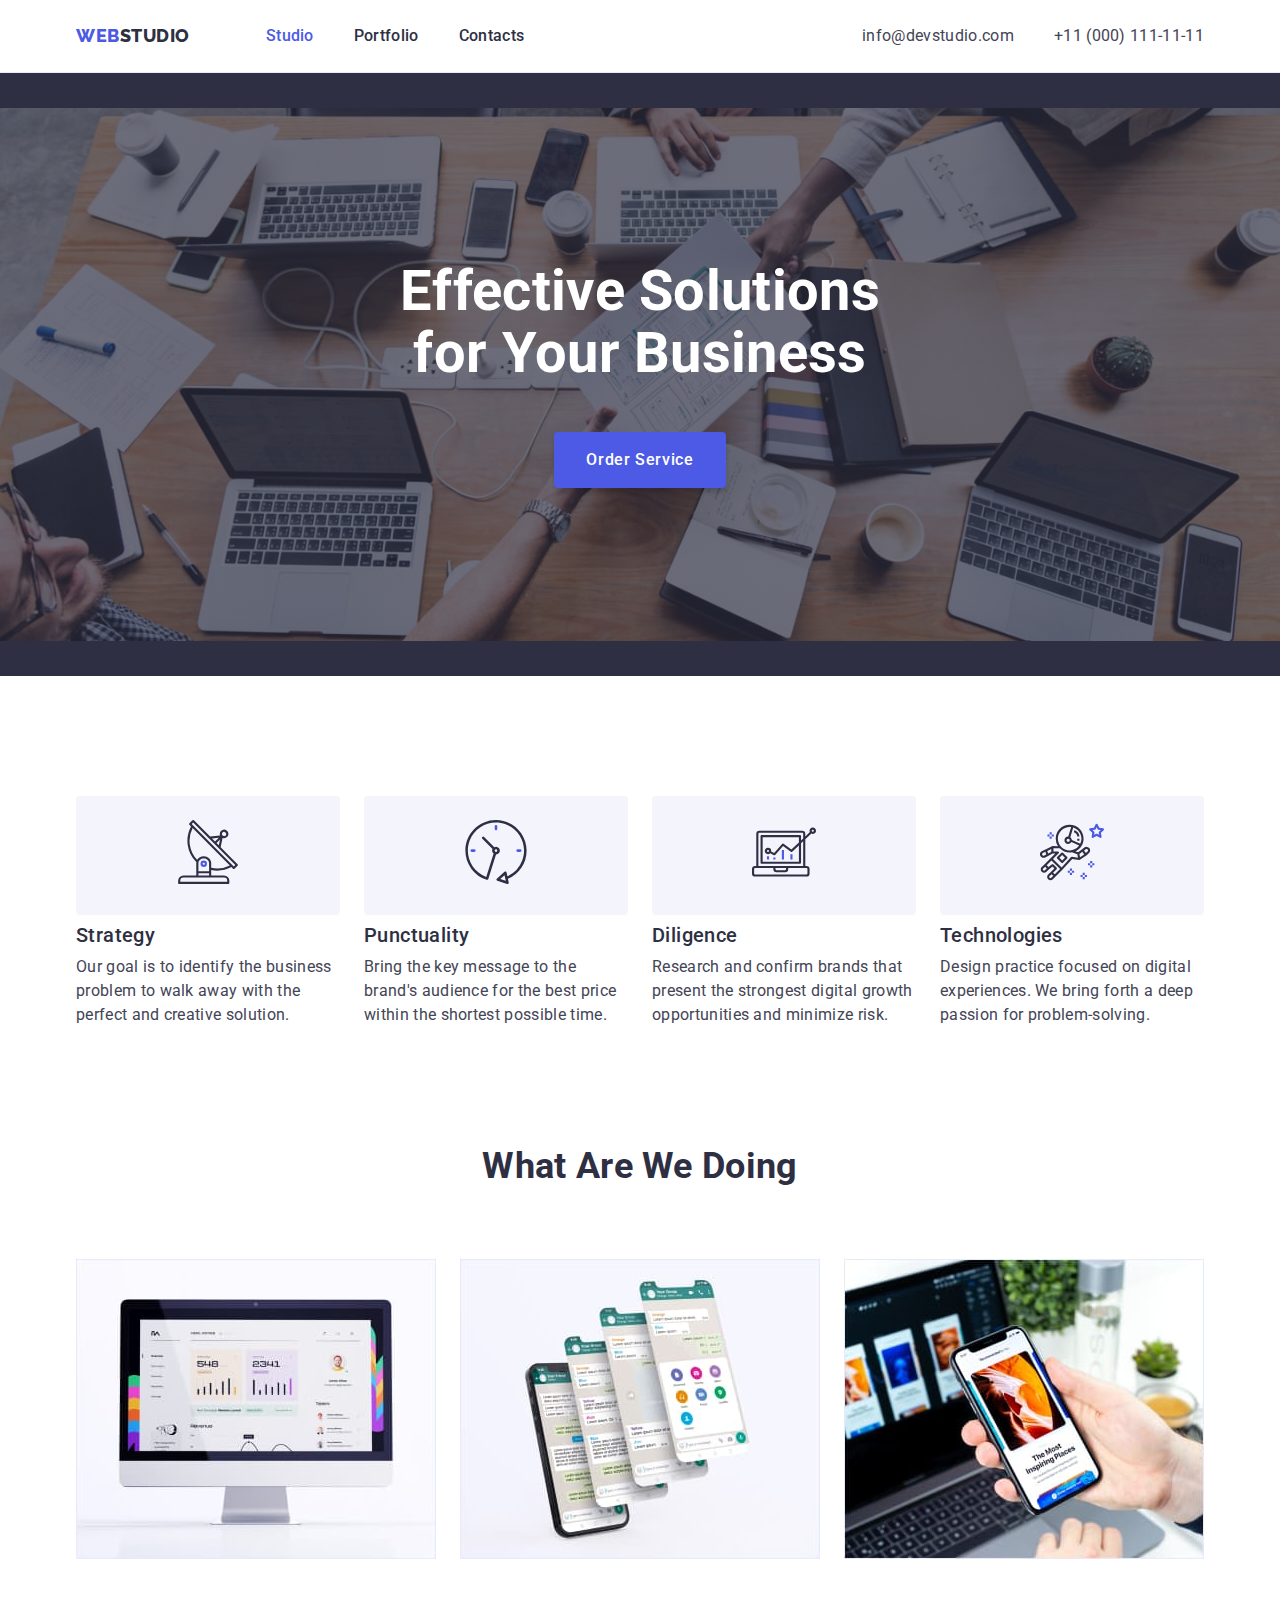
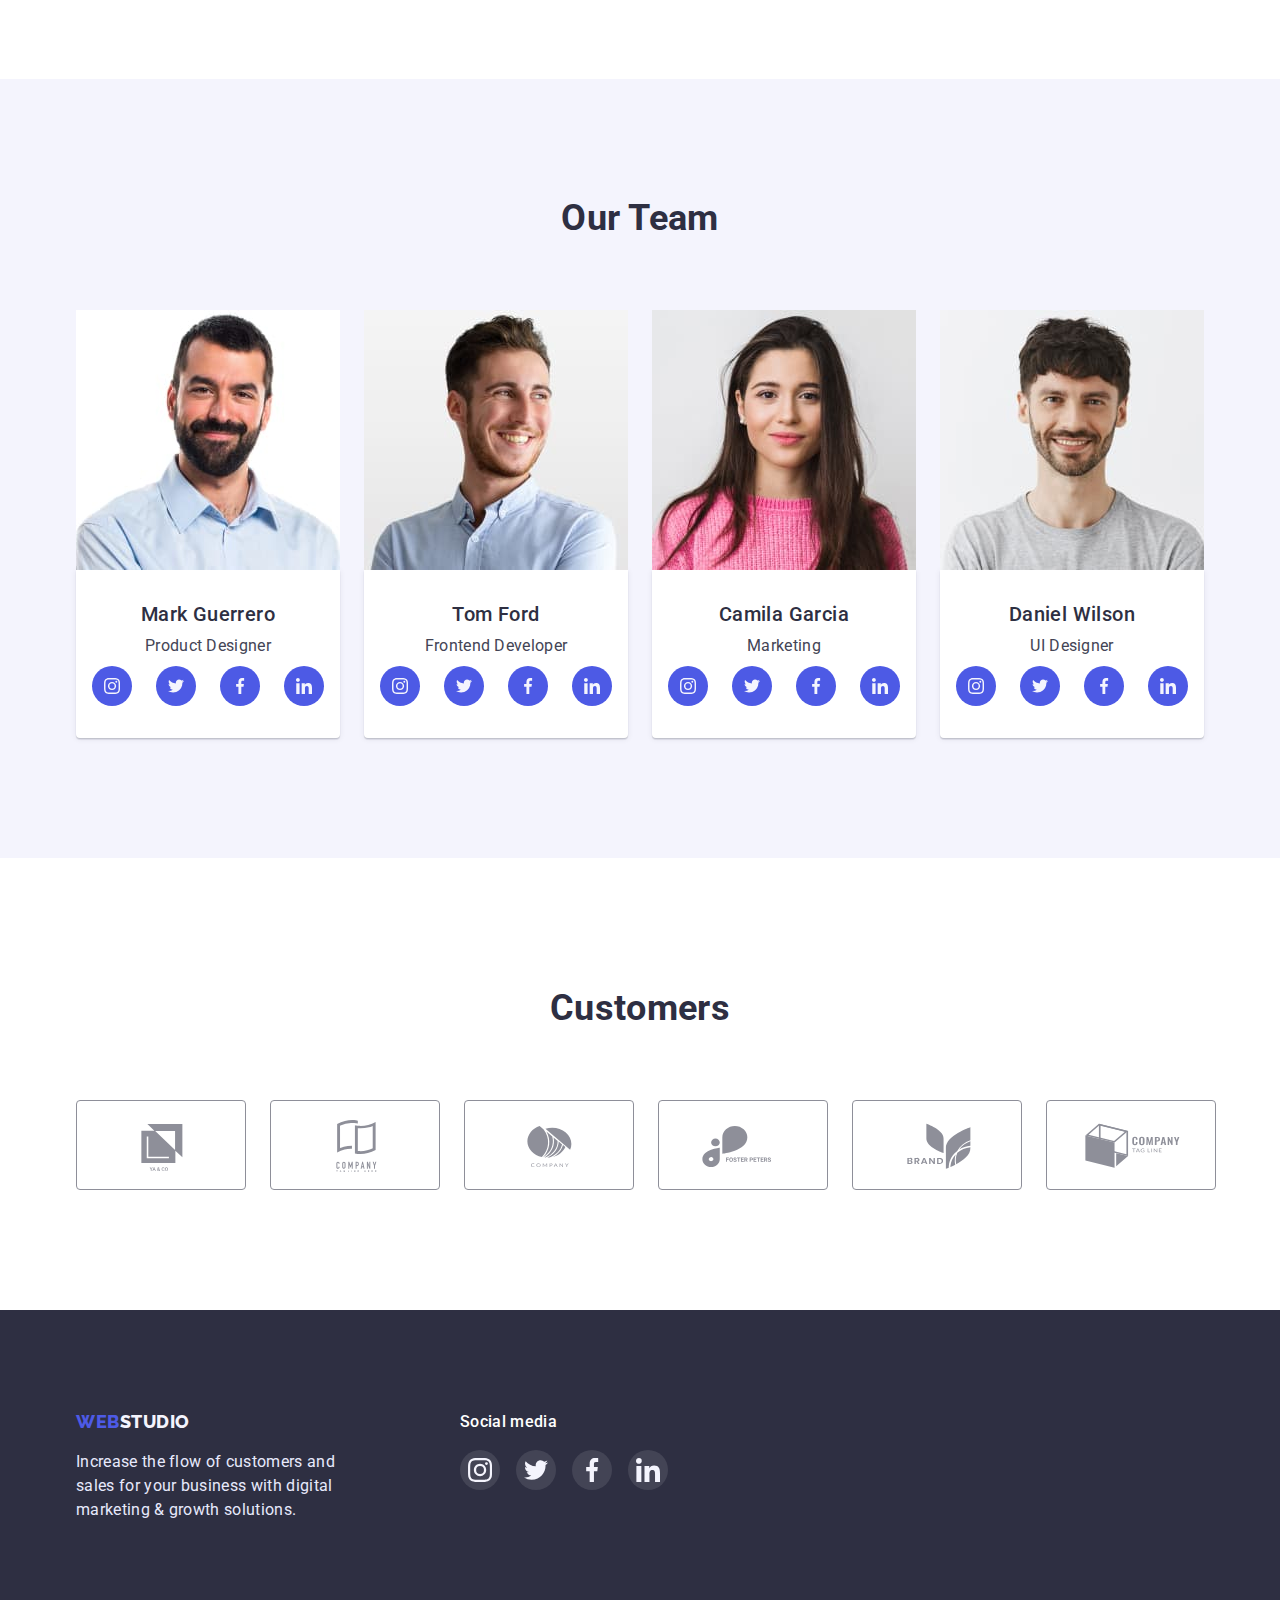
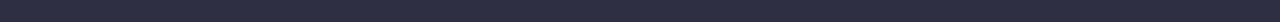
<file: index.html>
<!DOCTYPE html>
<html lang="en">
  <head>
    <meta charset="UTF-8" />
    <meta http-equiv="X-UA-Compatible" content="IE=edge" />
    <meta name="viewport" content="width=device-width, initial-scale=1.0" />
    <title>Студия</title>
    <!-- <link rel= "preconnect"> просит браузер заранее подключиться к домену, когда вы хотите ускорить установку соединения в будущем. -->

    <link rel="preconnect" href="https://fonts.googleapis.com" />
    <link rel="preconnect" href="https://fonts.gstatic.com" crossorigin />
    <link
      href="https://fonts.googleapis.com/css2?family=Raleway:wght@800&family=Roboto:wght@400;500;700&display=swap"
      rel="stylesheet"
    />
    <link
      rel="stylesheet"
      href="https://cdnjs.cloudflare.com/ajax/libs/modern-normalize/1.1.0/modern-normalize.min.css"
    />

    <link rel="stylesheet" href="./css/style.css" />
  </head>

  <body>
    <header class="header">
      <div class="conteiner header-flex">
        <a class="logo link" href="./index.html">
          <span class="accent">web</span>studio
        </a>

        <nav class="nav">
          <ul class="nav-list list">
            <li class="list-item">
              <a class="nav-link this-page link" href="./index.html">Studio</a>
            </li>
            <li class="list-item">
              <a class="nav-link link" href="./portfolio.html">Portfolio</a>
            </li>
            <li class="list-item">
              <a class="nav-link link" href="">Contacts</a>
            </li>
          </ul>
        </nav>

        <address class="contacts">
          <ul class="contacts-list list">
            <li class="list-item">
              <a class="contact-link link" href="mailto:info@devstudio.com"
                >info@devstudio.com</a
              >
            </li>
            <li class="list-item">
              <a class="contact-link link" href="tel:+110001111111"
                >+11 (000) 111-11-11</a
              >
            </li>
          </ul>
        </address>
      </div>
    </header>
    <main>
      <section class="hero">
        <div class="conteiner">
          <h1 class="hero-title">Effective Solutions<br />for Your Business</h1>
          <button class="hero-btn btn" type="button">Order Service</button>
        </div>
      </section>

      <section class="advantages section">
        <div class="conteiner">
          <h2 class="advantages-title" hidden>our advantages</h2>
          <ul class="advantages-list list">
            <li class="list-item">
              <div class="advantges-img">
                <svg width="64" height="64">
                  <use href="./images/svg-sprite.svg#antenna"></use>
                </svg>
              </div>
              <h3 class="advantages-subtitle subtitle-20">Strategy</h3>
              <p class="advantages-text">
                Our goal is to identify the business problem to walk away with
                the perfect and creative solution.
              </p>
            </li>
            <li class="list-item">
              <div class="advantges-img">
                <svg width="64" height="64">
                  <use href="./images/svg-sprite.svg#clock"></use>
                </svg>
              </div>
              <h3 class="advantages-subtitle subtitle-20">Punctuality</h3>
              <p class="advantages-text">
                Bring the key message to the brand's audience for the best price
                within the shortest possible time.
              </p>
            </li>
            <li class="list-item">
              <div class="advantges-img">
                <svg width="64" height="64">
                  <use href="./images/svg-sprite.svg#diagram"></use>
                </svg>
              </div>
              <h3 class="advantages-subtitle subtitle-20">Diligence</h3>
              <p class="advantages-text">
                Research and confirm brands that present the strongest digital
                growth opportunities and minimize risk.
              </p>
            </li>
            <li class="list-item">
              <div class="advantges-img">
                <svg width="64" height="64">
                  <use href="./images/svg-sprite.svg#astronaut"></use>
                </svg>
              </div>
              <h3 class="advantages-subtitle subtitle-20">Technologies</h3>
              <p class="advantages-text">
                Design practice focused on digital experiences. We bring forth a
                deep passion for problem-solving.
              </p>
            </li>
          </ul>
        </div>
      </section>

      <section class="work section">
        <div class="conteiner">
          <h2 class="work-title">what are we doing</h2>
          <ul class="work-list list">
            <li class="list-item">
              <img
                class="work-img"
                src="./images/service-1.jpg"
                alt="computer"
                width="360"
                height="300"
              />
            </li>
            <li class="list-item">
              <img
                class="work-img"
                src="./images/service-2.jpg"
                alt="chat"
                width="360"
                height="300"
              />
            </li>
            <li class="list-item">
              <img
                class="work-img"
                src="./images/service-3.jpg"
                alt="phone"
                width="360"
                height="300"
              />
            </li>
          </ul>
        </div>
      </section>

      <section class="team section">
        <div class="conteiner">
          <h2 class="team-title">Our Team</h2>
          <ul class="team-cards list">
            <li class="team-card">
              <img
                class="team-img"
                src="./images/product-designer.jpg"
                alt="Product Designer"
                width="264"
                height="260"
              />
              <div class="card-wrapper">
                <h3 class="team-subtitle subtitle-20">Mark Guerrero</h3>
                <p class="team-text">Product Designer</p>
                <ul class="socials-list list">
                  <li class="list-item">
                    <a class="socials-link link" href="">
                      <svg class="icon" width="16" height="16">
                        <use href="./images/svg-sprite.svg#instagram"></use>
                      </svg>
                    </a>
                  </li>
                  <li class="list-item">
                    <a class="socials-link link" href="">
                      <svg class="icon" width="16" height="16">
                        <use href="./images/svg-sprite.svg#twitter"></use>
                      </svg>
                    </a>
                  </li>
                  <li class="list-item">
                    <a class="socials-link link" href="">
                      <svg class="icon" width="16" height="16">
                        <use href="./images/svg-sprite.svg#facebook"></use>
                      </svg>
                    </a>
                  </li>
                  <li class="list-item">
                    <a class="socials-link link" href="">
                      <svg class="icon" width="16" height="16">
                        <use href="./images/svg-sprite.svg#linkedin"></use>
                      </svg>
                    </a>
                  </li>
                </ul>
              </div>
            </li>
            <li class="team-card">
              <img
                class="team-img"
                src="./images/frontend-developer.jpg"
                alt="Frontend Developer"
                width="264"
                height="260"
              />
              <div class="card-wrapper">
                <h3 class="team-subtitle subtitle-20">Tom Ford</h3>
                <p class="team-text">Frontend Developer</p>
                <ul class="socials-list list">
                  <li class="list-item">
                    <a class="socials-link link" href="">
                      <svg class="icon" width="16" height="16">
                        <use href="./images/svg-sprite.svg#instagram"></use>
                      </svg>
                    </a>
                  </li>
                  <li class="list-item">
                    <a class="socials-link link" href="">
                      <svg class="icon" width="16" height="16">
                        <use href="./images/svg-sprite.svg#twitter"></use>
                      </svg>
                    </a>
                  </li>
                  <li class="list-item">
                    <a class="socials-link link" href="">
                      <svg class="icon" width="16" height="16">
                        <use href="./images/svg-sprite.svg#facebook"></use>
                      </svg>
                    </a>
                  </li>
                  <li class="list-item">
                    <a class="socials-link link" href="">
                      <svg class="icon" width="16" height="16">
                        <use href="./images/svg-sprite.svg#linkedin"></use>
                      </svg>
                    </a>
                  </li>
                </ul>
              </div>
            </li>
            <li class="team-card">
              <img
                class="team-img"
                src="./images/marketing.jpg"
                alt="Marketing"
                width="264"
                height="260"
              />
              <div class="card-wrapper">
                <h3 class="team-subtitle subtitle-20">Camila Garcia</h3>
                <p class="team-text">Marketing</p>
                <ul class="socials-list list">
                  <li class="list-item">
                    <a class="socials-link link" href="">
                      <svg class="icon" width="16" height="16">
                        <use href="./images/svg-sprite.svg#instagram"></use>
                      </svg>
                    </a>
                  </li>
                  <li class="list-item">
                    <a class="socials-link link" href="">
                      <svg class="icon" width="16" height="16">
                        <use href="./images/svg-sprite.svg#twitter"></use>
                      </svg>
                    </a>
                  </li>
                  <li class="list-item">
                    <a class="socials-link link" href="">
                      <svg class="icon" width="16" height="16">
                        <use href="./images/svg-sprite.svg#facebook"></use>
                      </svg>
                    </a>
                  </li>
                  <li class="list-item">
                    <a class="socials-link link" href="">
                      <svg class="icon" width="16" height="16">
                        <use href="./images/svg-sprite.svg#linkedin"></use>
                      </svg>
                    </a>
                  </li>
                </ul>
              </div>
            </li>
            <li class="team-card">
              <img
                class="team-img"
                src="./images/ui-designer.jpg"
                alt="UI Designer"
                width="264"
                height="260"
              />
              <div class="card-wrapper">
                <h3 class="team-subtitle subtitle-20">Daniel Wilson</h3>
                <p class="team-text">UI Designer</p>
                <ul class="socials-list list">
                  <li class="list-item">
                    <a class="socials-link link" href="">
                      <svg class="icon" width="16" height="16">
                        <use href="./images/svg-sprite.svg#instagram"></use>
                      </svg>
                    </a>
                  </li>
                  <li class="list-item">
                    <a class="socials-link link" href="">
                      <svg class="icon" width="16" height="16">
                        <use href="./images/svg-sprite.svg#twitter"></use>
                      </svg>
                    </a>
                  </li>
                  <li class="list-item">
                    <a class="socials-link link" href="">
                      <svg class="icon" width="16" height="16">
                        <use href="./images/svg-sprite.svg#facebook"></use>
                      </svg>
                    </a>
                  </li>
                  <li class="list-item">
                    <a class="socials-link link" href="">
                      <svg class="icon" width="16" height="16">
                        <use href="./images/svg-sprite.svg#linkedin"></use>
                      </svg>
                    </a>
                  </li>
                </ul>
              </div>
            </li>
          </ul>
        </div>
      </section>

      <section class="customers section">
        <div class="conteiner">
          <h2 class="customers-title">Customers</h2>
          <ul class="customers-list list">
            <li class="list-item">
              <a href="" class="customers-link link">
                <svg class="client-icon" width="104" height="56">
                  <use href="./images/svg-sprite.svg#client-1"></use>
                </svg>
              </a>
            </li>
            <li class="list-item">
              <a href="" class="customers-link link">
                <svg class="client-icon" width="104" height="56">
                  <use href="./images/svg-sprite.svg#client-2"></use>
                </svg>
              </a>
            </li>
            <li class="list-item">
              <a href="" class="customers-link link">
                <svg class="client-icon" width="104" height="56">
                  <use href="./images/svg-sprite.svg#client-3"></use>
                </svg>
              </a>
            </li>
            <li class="list-item">
              <a href="" class="customers-link link">
                <svg class="client-icon" width="104" height="56">
                  <use href="./images/svg-sprite.svg#client-4"></use>
                </svg>
              </a>
            </li>
            <li class="list-item">
              <a href="" class="customers-link link">
                <svg class="client-icon" width="104" height="56">
                  <use href="./images/svg-sprite.svg#client-5"></use>
                </svg>
              </a>
            </li>
            <li class="list-item">
              <a href="" class="customers-link link">
                <svg class="client-icon" width="104" height="56">
                  <use href="./images/svg-sprite.svg#client-6"></use>
                </svg>
              </a>
            </li>
          </ul>
        </div>
      </section>
    </main>

    <footer class="footer">
      <div class="footer-row conteiner">
        <div class="text-wrapper">
          <a class="logo cloud-color link" href="./index.html">
            <span class="accent">web</span>studio
          </a>
          <p class="footer-slogan">
            Increase the flow of customers and sales for your business with
            digital marketing & growth solutions.
          </p>
        </div>

        <div class="social-wrapper">
          <h2 class="social-title">Social media</h2>
          <ul class="social-list list">
            <li class="list-item">
              <a class="social-link link" href="">
                <svg class="icon" width="24" height="24">
                  <use href="./images/svg-sprite.svg#instagram"></use>
                </svg>
              </a>
            </li>
            <li class="list-item">
              <a class="social-link link" href="">
                <svg class="icon" width="24" height="24">
                  <use href="./images/svg-sprite.svg#twitter"></use>
                </svg>
              </a>
            </li>
            <li class="list-item">
              <a class="social-link link" href="">
                <svg class="icon" width="24" height="24">
                  <use href="./images/svg-sprite.svg#facebook"></use>
                </svg>
              </a>
            </li>
            <li class="list-item">
              <a class="social-link link" href="">
                <svg class="icon" width="24" height="24">
                  <use href="./images/svg-sprite.svg#linkedin"></use>
                </svg>
              </a>
            </li>
          </ul>
        </div>
      </div>
    </footer>
  </body>
</html>
</file>
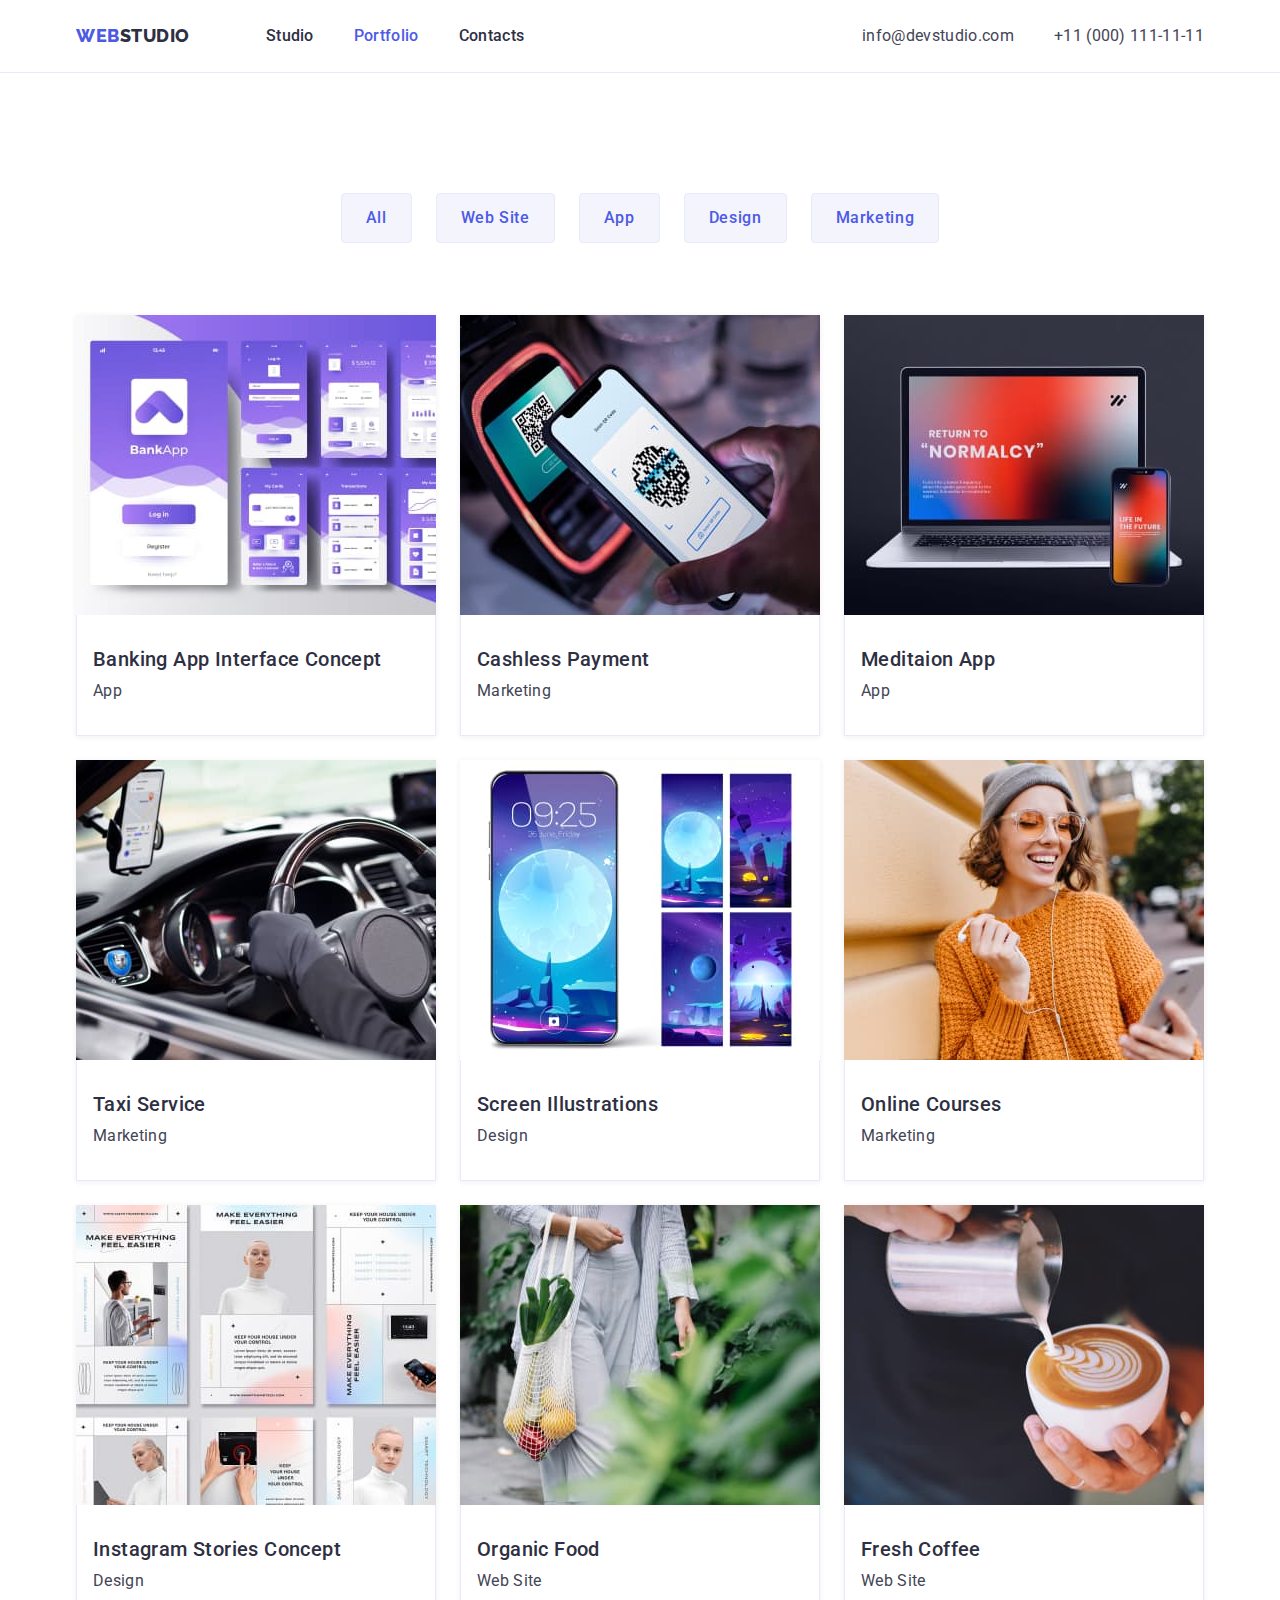
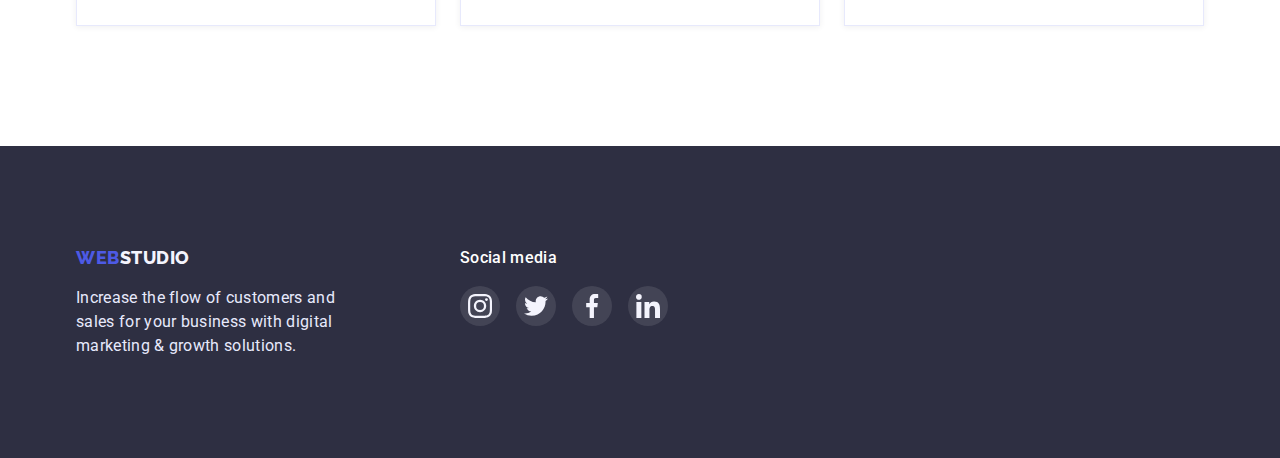
<file: portfolio.html>
<!DOCTYPE html>
<html lang="en">
  <head>
    <meta charset="UTF-8" />
    <meta http-equiv="X-UA-Compatible" content="IE=edge" />
    <meta name="viewport" content="width=device-width, initial-scale=1.0" />
    <title>Портфолио</title>
    <!-- <link rel= "preconnect"> просит браузер заранее подключиться к домену, когда вы хотите ускорить установку соединения в будущем. -->

    <link rel="preconnect" href="https://fonts.googleapis.com" />
    <link rel="preconnect" href="https://fonts.gstatic.com" crossorigin />
    <link
      href="https://fonts.googleapis.com/css2?family=Raleway:wght@800&family=Roboto:wght@400;500;700&display=swap"
      rel="stylesheet"
    />
    <link
      rel="stylesheet"
      href="https://cdnjs.cloudflare.com/ajax/libs/modern-normalize/1.1.0/modern-normalize.min.css"
    />
    <link rel="stylesheet" href="./css/style.css" />
  </head>
  <body>
    <header class="header">
      <div class="conteiner header-flex">
        <a class="logo link" href="./index.html">
          <span class="accent">web</span>studio
        </a>

        <nav class="nav">
          <ul class="nav-list list">
            <li class="list-item">
              <a class="nav-link link" href="./index.html">Studio</a>
            </li>
            <li class="list-item">
              <a class="nav-link this-page link" href="">Portfolio</a>
            </li>
            <li class="list-item">
              <a class="nav-link link" href="">Contacts</a>
            </li>
          </ul>
        </nav>

        <address class="contacts">
          <ul class="contacts-list list">
            <li class="list-item">
              <a class="contact-link link" href="mailto:info@devstudio.com"
                >info@devstudio.com</a
              >
            </li>
            <li class="list-item">
              <a class="contact-link link" href="tel:+110001111111"
                >+11 (000) 111-11-11</a
              >
            </li>
          </ul>
        </address>
      </div>
    </header>

    <main>
      <section class="section">
        <div class="conteiner">
          <h1 class="filter" hidden>filter</h1>

          <ul class="filter-list list">
            <li class="list-item">
              <button class="filter-btn btn" type="button">All</button>
            </li>
            <li class="list-item">
              <button class="filter-btn btn" type="button">Web Site</button>
            </li>
            <li><button class="filter-btn btn" type="button">App</button></li>
            <li class="list-item">
              <button class="filter-btn btn" type="button">Design</button>
            </li>
            <li class="list-item">
              <button class="filter-btn btn" type="button">Marketing</button>
            </li>
          </ul>

          <ul class="filter-cards list">
            <li class="filter-card">
              <img
                class="filter-img"
                src="./images/portfolio-1.jpg"
                alt="banking app concept"
                width="360"
                height="300"
              />
              <div class="border-wrapper">
                <h2 class="filter-title subtitle-20">
                  Banking App Interface Concept
                </h2>
                <p class="filter-text">App</p>
              </div>
            </li>
            <li class="filter-card">
              <img
                class="filter-img"
                src="./images/portfolio-2.jpg"
                alt="cashless payment"
                width="360"
                height="300"
              />
              <div class="border-wrapper">
                <h2 class="filter-title subtitle-20">Cashless Payment</h2>
                <p class="filter-text">Marketing</p>
              </div>
            </li>
            <li class="filter-card">
              <img
                class="filter-img"
                src="./images/portfolio-3.jpg"
                alt="meditaion app"
                width="360"
                height="300"
              />
              <div class="border-wrapper">
                <h2 class="filter-title subtitle-20">Meditaion App</h2>
                <p class="filter-text">App</p>
              </div>
            </li>
            <li class="filter-card">
              <img
                class="filter-img"
                src="./images/portfolio-4.jpg"
                alt="taxi service"
                width="360"
                height="300"
              />
              <div class="border-wrapper">
                <h2 class="filter-title subtitle-20">Taxi Service</h2>
                <p class="filter-text">Marketing</p>
              </div>
            </li>
            <li class="filter-card">
              <img
                class="filter-img"
                src="./images/portfolio-5.jpg"
                alt="screen illustrations"
                width="360"
                height="300"
              />
              <div class="border-wrapper">
                <h2 class="filter-title subtitle-20">Screen Illustrations</h2>
                <p class="filter-text">Design</p>
              </div>
            </li>
            <li class="filter-card">
              <img
                class="filter-img"
                src="./images/portfolio-6.jpg"
                alt="online courses"
                width="360"
                height="300"
              />
              <div class="border-wrapper">
                <h2 class="filter-title subtitle-20">Online Courses</h2>
                <p class="filter-text">Marketing</p>
              </div>
            </li>
            <li class="filter-card">
              <img
                class="filter-img"
                src="./images/portfolio-7.jpg"
                alt="instagram stories concept"
                width="360"
                height="300"
              />
              <div class="border-wrapper">
                <h2 class="filter-title subtitle-20">
                  Instagram Stories Concept
                </h2>
                <p class="filter-text">Design</p>
              </div>
            </li>
            <li class="filter-card">
              <img
                class="filter-img"
                src="./images/portfolio-8.jpg"
                alt="organic food"
                width="360"
                height="300"
              />
              <div class="border-wrapper">
                <h2 class="filter-title subtitle-20">Organic Food</h2>
                <p class="filter-text">Web Site</p>
              </div>
            </li>
            <li class="filter-card">
              <img
                class="filter-img"
                src="./images/portfolio-9.jpg"
                alt="fresh coffee"
                width="360"
                height="300"
              />
              <div class="border-wrapper">
                <h2 class="filter-title subtitle-20">Fresh Coffee</h2>
                <p class="filter-text">Web Site</p>
              </div>
            </li>
          </ul>
        </div>
      </section>
    </main>

    <footer class="footer">
      <div class="footer-row conteiner">
        <div class="text-wrapper">
          <a class="logo cloud-color link" href="./index.html">
            <span class="accent">web</span>studio
          </a>
          <p class="footer-slogan">
            Increase the flow of customers and sales for your business with
            digital marketing & growth solutions.
          </p>
        </div>

        <div class="social-wrapper">
          <h2 class="social-title">Social media</h2>
          <ul class="social-list list">
            <li class="list-item">
              <a class="social-link link" href="">
                <svg class="icon" width="24" height="24">
                  <use href="./images/svg-sprite.svg#instagram"></use>
                </svg>
              </a>
            </li>
            <li class="list-item">
              <a class="social-link link" href="">
                <svg class="icon" width="24" height="24">
                  <use href="./images/svg-sprite.svg#twitter"></use>
                </svg>
              </a>
            </li>
            <li class="list-item">
              <a class="social-link link" href="">
                <svg class="icon" width="24" height="24">
                  <use href="./images/svg-sprite.svg#facebook"></use>
                </svg>
              </a>
            </li>
            <li class="list-item">
              <a class="social-link link" href="">
                <svg class="icon" width="24" height="24">
                  <use href="./images/svg-sprite.svg#linkedin"></use>
                </svg>
              </a>
            </li>
          </ul>
        </div>
      </div>
    </footer>
  </body>
</html>
</file>
<file: css/style.css>
:root {
  --slate: #434455;
  --navy-blue: #2e2f42;
  --cloud: #f4f4fd;
  --white: #fff;
  --iris: #4d5ae5;
  --cornflower: #e7e9fc;
  --ocean: #404bbf;
  --green: #31d0aa;
  --light-slate: #8e8f99;
}

body {
  font-family: 'Roboto', sans-serif;
  font-size: 16px;
  line-height: 1.5;
  letter-spacing: 0.02em;

  background-color: var(--white);
  color: var(--slate);
}

h1,
h2,
h3,
h4,
h5,
h6,
p,
ul {
  margin: 0;
  padding: 0;
}

/* common styles */
.conteiner {
  max-width: 1158px;
  padding: 0 15px;
  margin-right: auto;
  margin-left: auto;
}

.section {
  padding-top: 120px;
  padding-bottom: 120px;
}
.list {
  list-style: none;
}

.link {
  text-decoration: none;
}

.btn {
  font-family: inherit;
  font-weight: 500;
  font-size: inherit;
  line-height: inherit;
  letter-spacing: 0.04em;

  cursor: pointer;
}

/* --subtitle+fz20px-- */
.subtitle-20 {
  font-weight: 500;
  font-size: 20px;
  line-height: 1.2;
  letter-spacing: 0.02em;

  color: var(--navy-blue);
}

/* INDEX */

/* Header */

.header-flex {
  display: flex;
  align-items: center;
}
.header {
  border-bottom: 1px solid var(--cornflower);
}
.logo {
  font-family: 'Raleway', sans-serif;
  font-weight: 800;
  font-size: 18px;
  line-height: 1.33;
  letter-spacing: 0.03em;
  text-transform: uppercase;

  color: var(--navy-blue);
}
.accent {
  color: var(--iris);
}
.nav {
  margin-left: 76px;
}
.nav-list {
  display: flex;
  margin-bottom: 0;
  margin-top: 0;
}

.nav-list > .list-item + .list-item {
  margin-left: 40px;
}
.nav-link {
  display: inline-block;
  padding-top: 24px;
  padding-bottom: 24px;

  font-weight: 500;

  color: var(--navy-blue);
}
.nav-link:hover,
.nav-link:focus {
  color: var(--ocean);
}
.this-page {
  color: var(--iris);
}

.contacts {
  margin-left: auto;
}
.contacts-list {
  display: flex;
  margin-bottom: 0;
  margin-top: 0;
  padding: 0;
}

.contacts-list > .list-item + .list-item {
  margin-left: 40px;
}
.contact-link {
  padding-top: 24px;
  padding-bottom: 24px;

  font-style: normal;

  color: var(--slate);
}
.contact-link:hover,
.contact-link:focus {
  color: var(--ocean);
}

/* Main */

/* hero */

.hero {
  padding-top: 188px;
  padding-bottom: 188px;

  text-align: center;

  background-color: var(--navy-blue);
  background-image: linear-gradient(
      rgba(46, 47, 66, 0.7),
      rgba(46, 47, 66, 0.7)
    ),
    url(../images/hero-banner.jpg);
  background-repeat: no-repeat;
  background-size: contain;
  background-position: center;
}

.hero-title {
  margin-bottom: 48px;

  text-align: center;
  font-size: 56px;
  line-height: 1.1;

  color: var(--white);
}
.hero-btn {
  padding: 16px 32px;
  border-radius: 4px;

  box-shadow: 0px 4px 4px rgba(0, 0, 0, 0.15);
  border-radius: 4px;
  border: none;
  color: var(--white);
  background-color: var(--iris);
}
.hero-btn:hover,
.hero-btn:focus {
  background-color: var(--ocean);
}

/* advantages */

.advantages-title {
}
.advantages-list {
  display: flex;
  column-gap: 24px;
}
.advantages-list > .list-item {
  width: calc((100% - 24px * 3) / 4);
}

.advantges-img {
  padding-top: 24px;
  padding-bottom: 24px;
  margin-bottom: 8px;

  text-align: center;

  background: #f4f4fd;
  border-radius: 4px;
}

.advantages-subtitle {
  margin-bottom: 8px;
}
.advantages-text {
}

/* work */

.work {
  padding-top: 0;
}
.team-title,
.work-title {
  margin-bottom: 72px;

  font-size: 36px;
  line-height: 1.1;
  text-align: center;
  text-transform: capitalize;

  color: var(--navy-blue);
}
.work-list {
  display: flex;
  column-gap: 24px;
}
.work-img {
  display: block;
  max-width: 100%;
  height: auto;
}

/* team */
.team {
  background-color: var(--cloud);
}
.team-title {
}
.team-cards {
  display: flex;
  flex-wrap: wrap;
  gap: 24px;
}
.team-card {
  border-radius: 0px 0px 4px 4px;

  text-align: center;

  background-color: var(--white);
}

.team-card > .card-wrapper {
  padding-top: 32px;
  padding-bottom: 32px;
  padding-left: 16px;
  padding-right: 16px;

  box-shadow: 0px 1px 6px rgba(46, 47, 66, 0.08),
    0px 1px 1px rgba(46, 47, 66, 0.16), 0px 2px 1px rgba(46, 47, 66, 0.08);
  border-radius: 0px 0px 4px 4px;
  background-color: var(--white);
}

.team-img {
  display: block;
  max-width: 100%;
  height: auto;
}
.team-subtitle {
  margin-bottom: 8px;
}

.team-text {
  margin-bottom: 8px;
}

.card-wrapper > .socials-list {
  display: flex;
  column-gap: 24px;
}

.socials-list .socials-link {
  padding: 12px;
  display: inline-block;

  line-height: 0;

  border-radius: 50%;
  background-color: var(--iris);
}

.socials-list .socials-link:hover,
.socials-list .socials-link:focus {
  background-color: var(--ocean);
}

/* Customers */

.customers {
  padding-top: 130px;
}

.customers-title {
  margin-bottom: 72px;

  text-align: center;
  font-size: 36px;
  line-height: 1.1111;
  text-transform: capitalize;

  color: var(--navy-blue);
}

.customers-list {
  display: flex;
  column-gap: 24px;
}

.customers-list .customers-link {
  display: block;
  padding: 16px 32px;

  border: 1px solid var(--light-slate);
  border-radius: 4px;

  line-height: 0;

  fill: var(--light-slate);
}
.customers-list .customers-link:hover,
.customers-list .customers-link:focus {
  border: 1px solid var(--ocean);

  fill: var(--ocean);
}

/* Footer */
.footer {
  padding-top: 100px;
  padding-bottom: 100px;
  background-color: var(--navy-blue);
}
.footer-row {
  display: flex;
}
.text-wrapper {
  margin-right: 120px;
}
.cloud-color {
  display: inline-block;
  margin-bottom: 16px;

  color: var(--cloud);
}
.footer-slogan {
  max-width: 264px;

  color: var(--cornflower);
}

.social-wrapper {
}

.social-title {
  margin-bottom: 16px;

  font-weight: 500;
  font-size: 16px;
  line-height: 24px;

  color: #ffffff;
}

.social-wrapper .social-list {
  display: flex;
  column-gap: 16px;
}

.social-wrapper .social-link {
  padding: 8px;
  display: inline-block;

  line-height: 0;

  border-radius: 50%;
  background-color: rgba(255, 255, 255, 0.1);
}

.social-wrapper .social-link:hover,
.social-wrapper .social-link:focus {
  background-color: var(--green);
}

/* PORTFOLIO */

/* Main */

.filter-list {
  display: flex;
  justify-content: center;
  margin-bottom: 72px;
  column-gap: 24px;
}
.filter-list > .list-item {
}

.filter-btn {
  display: inline-block;
  padding: 12px 24px;
  border: 1px solid #e7e9fc;
  border-radius: 4px;

  color: var(--iris);
  background-color: var(--cloud);
}

.filter-btn:hover,
.filter-btn:focus {
  box-shadow: 0px 3px 1px rgba(0, 0, 0, 0.1), 0px 2px 1px rgba(0, 0, 0, 0.08),
    0px 2px 2px rgba(0, 0, 0, 0.12);
  color: var(--white);
  background-color: var(--ocean);
}

.filter-cards {
  display: flex;
  flex-wrap: wrap;
  gap: 24px;
}
.filter-card {
  box-shadow: 0px 1px 6px rgba(46, 47, 66, 0.08);
}
.filter-card:hover,
.filter-card:focus {
  box-shadow: 0px 1px 6px rgba(46, 47, 66, 0.08),
    0px 1px 1px rgba(46, 47, 66, 0.16), 0px 2px 1px rgba(46, 47, 66, 0.08);
}
.filter-img {
  display: block;
  max-width: 100%;
  height: auto;
}
.filter-title {
  margin-bottom: 8px;
}

.filter-text {
}
.border-wrapper {
  padding-top: 32px;
  padding-bottom: 32px;
  padding-left: 16px;

  border: 1px solid var(--cornflower);
  border-top: none;
  background-color: var(--white);
}
</file>
